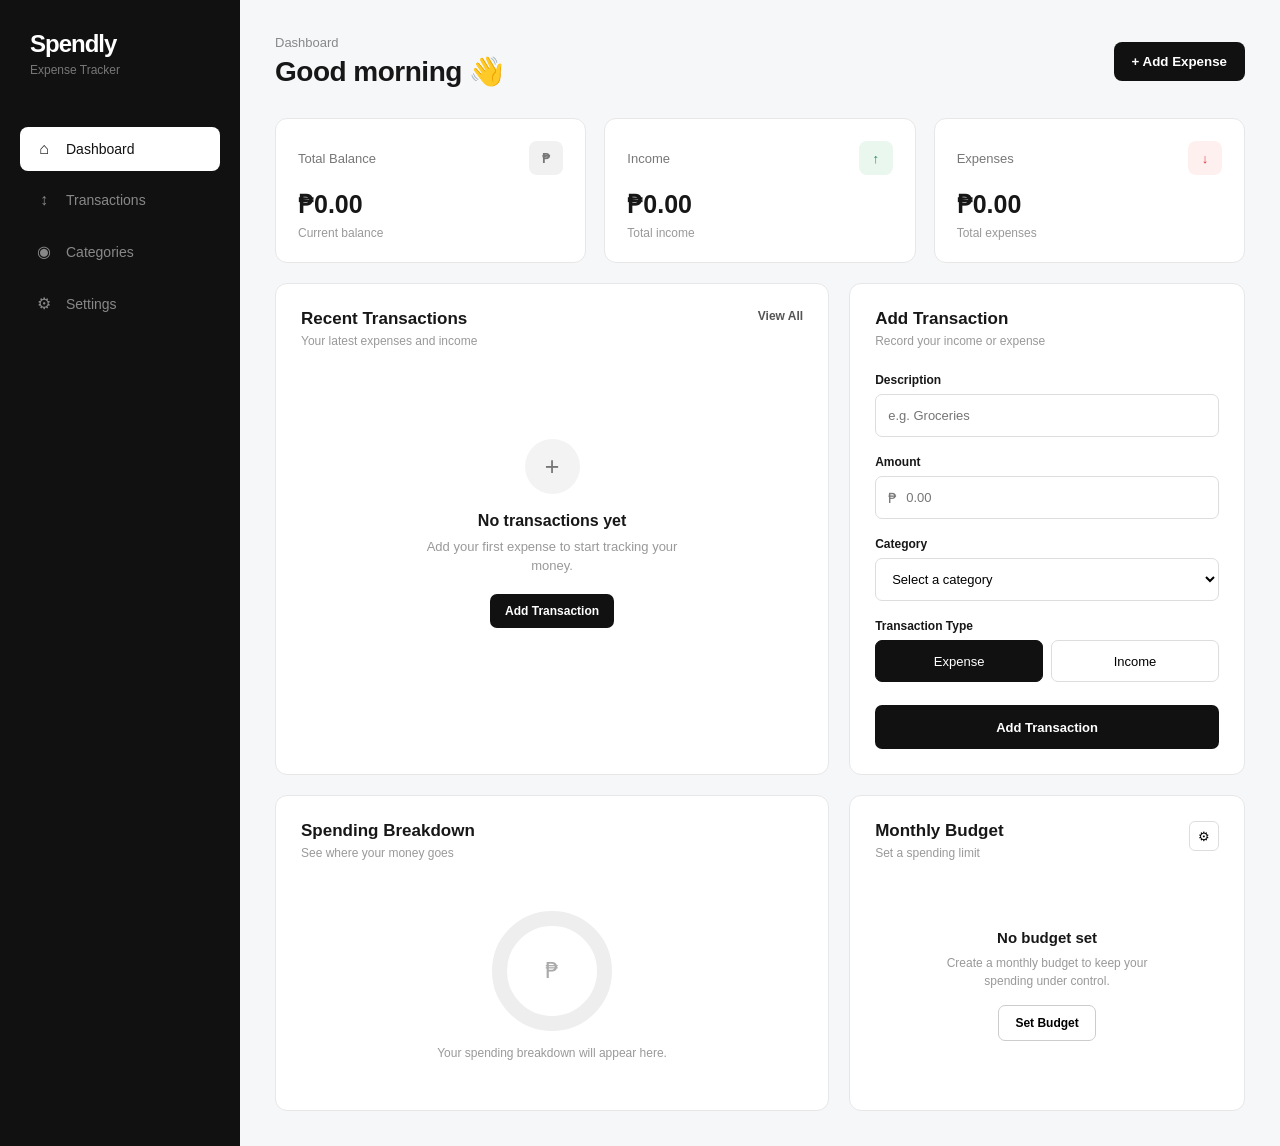
<file: Expense Tracker/index.html>
<!DOCTYPE html>
    <html lang="en">
    <head>
        <meta charset="UTF-8">
        <meta name="viewport" content="width=device-width, initial-scale=1.0">

        <title>Expense Tracker</title>

        <link rel="stylesheet" href="style.css">
    </head>

    <body>

        <div class="app">

            <!-- SIDEBAR -->
            <aside class="sidebar">

                <div class="logo">
                    <h1>Spendly</h1>
                    <p>Expense Tracker</p>
                </div>

                <nav>
                    <a href="#" class="nav-link active">
                        <span>⌂</span>
                        Dashboard
                    </a>

                    <a href="#" class="nav-link">
                        <span>↕</span>
                        Transactions
                    </a>

                    <a href="#" class="nav-link">
                        <span>◉</span>
                        Categories
                    </a>

                    <a href="#" class="nav-link">
                        <span>⚙</span>
                        Settings
                    </a>
                </nav>

            </aside>


            <!-- MAIN -->
            <main class="main">

                <!-- HEADER -->
                <header class="header">

                    <div>
                        <p class="eyebrow">Dashboard</p>
                        <h2>Good morning 👋</h2>
                    </div>

                    <button class="add-btn">
                        + Add Expense
                    </button>

                </header>


                <!-- SUMMARY -->
                <section class="summary-grid">

                    <div class="summary-card">

                        <div class="card-label">
                            <span>Total Balance</span>
                            <div class="card-icon balance">₱</div>
                        </div>

                        <h3 id="balance">₱0.00</h3>

                        <p>Current balance</p>

                    </div>


                    <div class="summary-card">

                        <div class="card-label">
                            <span>Income</span>
                            <div class="card-icon income">↑</div>
                        </div>

                        <h3 id="income">₱0.00</h3>

                        <p>Total income</p>

                    </div>


                    <div class="summary-card">

                        <div class="card-label">
                            <span>Expenses</span>
                            <div class="card-icon expense">↓</div>
                        </div>

                        <h3 id="expenses">₱0.00</h3>

                        <p>Total expenses</p>

                    </div>

                </section>


                <!-- CONTENT -->
                <section class="dashboard-grid">

                    <!-- TRANSACTIONS -->
                    <div class="transactions-card">

                        <div class="section-heading">

                            <div>
                                <h3>Recent Transactions</h3>
                                <p>Your latest expenses and income</p>
                            </div>

                            <button class="view-btn">
                                View All
                            </button>

                        </div>


                        <!-- EMPTY STATE -->
                        <div class="empty-state">

                            <div class="empty-icon">
                                +
                            </div>

                            <h4>No transactions yet</h4>

                            <p>
                                Add your first expense to start
                                tracking your money.
                            </p>

                            <button class="empty-btn">
                                Add Transaction
                            </button>

                        </div>

                    </div>


                    <!-- ADD TRANSACTION -->
                    <div class="form-card">

                        <div class="section-heading">

                            <div>
                                <h3>Add Transaction</h3>
                                <p>Record your income or expense</p>
                            </div>

                        </div>


                        <form id="transaction-form">

                            <!-- DESCRIPTION -->
                            <div class="form-group">

                                <label for="description">
                                    Description
                                </label>

                                <input
                                    type="text"
                                    id="description"
                                    placeholder="e.g. Groceries"
                                >

                            </div>


                            <!-- AMOUNT -->
                            <div class="form-group">

                                <label for="amount">
                                    Amount
                                </label>

                                <div class="amount-input">

                                    <span>₱</span>

                                    <input
                                        type="number"
                                        id="amount"
                                        placeholder="0.00"
                                    >

                                </div>

                            </div>


                            <!-- CATEGORY -->
                            <div class="form-group">

                                <label for="category">
                                    Category
                                </label>

                                <select id="category">

                                    <option value="">
                                        Select a category
                                    </option>

                                    <option value="food">
                                        Food
                                    </option>

                                    <option value="transportation">
                                        Transportation
                                    </option>

                                    <option value="shopping">
                                        Shopping
                                    </option>

                                    <option value="bills">
                                        Bills
                                    </option>

                                    <option value="entertainment">
                                        Entertainment
                                    </option>

                                    <option value="health">
                                        Health
                                    </option>

                                    <option value="other">
                                        Other
                                    </option>

                                </select>

                            </div>


                            <!-- TYPE -->
                            <div class="form-group">

                                <label>
                                    Transaction Type
                                </label>

                                <div class="type-selector">

                                    <button
                                        type="button"
                                        class="type-option active"
                                        data-type="expense"
                                    >
                                        Expense
                                    </button>

                                    <button
                                        type="button"
                                        class="type-option"
                                        data-type="income"
                                    >
                                        Income
                                    </button>

                                </div>

                            </div>


                            <button
                                type="submit"
                                class="submit-btn"
                            >
                                Add Transaction
                            </button>

                        </form>

                    </div>

                </section>


                <!-- BOTTOM SECTION -->
                <section class="bottom-grid">

                    <!-- SPENDING BREAKDOWN -->
                    <div class="breakdown-card">

                        <div class="section-heading">

                            <div>
                                <h3>Spending Breakdown</h3>
                                <p>See where your money goes</p>
                            </div>

                        </div>

                        <div class="breakdown-empty">

                            <div class="chart-placeholder">
                                <span>₱</span>
                            </div>

                            <p>
                                Your spending breakdown will
                                appear here.
                            </p>

                        </div>

                    </div>


                    <!-- MONTHLY BUDGET -->
                    <div class="budget-card">

                        <div class="section-heading">

                            <div>
                                <h3>Monthly Budget</h3>
                                <p>Set a spending limit</p>
                            </div>

                            <button class="settings-btn">
                                ⚙
                            </button>

                        </div>


                        <div class="budget-empty">

                            <h4>No budget set</h4>

                            <p>
                                Create a monthly budget to keep
                                your spending under control.
                            </p>

                            <button class="budget-btn">
                                Set Budget
                            </button>

                        </div>

                    </div>

                </section>

            </main>

        </div>
        <script src="script.js"></script>
    </body>
    </html>
</file>
<file: Expense Tracker/style.css>
* {
    margin: 0;
    padding: 0;
    box-sizing: border-box;
}

body {
    font-family: Arial, Helvetica, sans-serif;
    background: #f6f7f9;
    color: #171717;
}


/* =========================
   APP
========================= */

.app {
    min-height: 100vh;
    display: flex;
}


/* =========================
   SIDEBAR
========================= */

.sidebar {
    width: 240px;
    min-height: 100vh;

    background: #111111;
    color: white;

    padding: 30px 20px;

    flex-shrink: 0;
}

.logo {
    padding: 0 10px;
}

.logo h1 {
    font-size: 24px;
    letter-spacing: -1px;
}

.logo p {
    margin-top: 5px;

    color: #777;
    font-size: 12px;
}

nav {
    margin-top: 50px;

    display: flex;
    flex-direction: column;

    gap: 7px;
}

.nav-link {
    display: flex;
    align-items: center;

    gap: 12px;

    padding: 13px 14px;

    color: #888;

    text-decoration: none;

    border-radius: 8px;

    font-size: 14px;

    transition: 0.2s;
}

.nav-link:hover {
    color: white;
    background: #1d1d1d;
}

.nav-link.active {
    color: #111;
    background: white;
}

.nav-link span {
    width: 20px;

    display: inline-flex;
    justify-content: center;

    font-size: 16px;
}


/* =========================
   MAIN
========================= */

.main {
    width: 100%;
    max-width: 1500px;

    padding: 35px;
}


/* =========================
   HEADER
========================= */

.header {
    display: flex;
    justify-content: space-between;
    align-items: center;

    margin-bottom: 30px;
}

.eyebrow {
    color: #888;

    font-size: 13px;

    margin-bottom: 5px;
}

.header h2 {
    font-size: 28px;
    letter-spacing: -0.5px;
}

.add-btn {
    padding: 12px 18px;

    background: #111;
    color: white;

    border: none;
    border-radius: 8px;

    font-weight: bold;

    cursor: pointer;

    transition: 0.2s;
}

.add-btn:hover {
    background: #333;
}


/* =========================
   SUMMARY
========================= */

.summary-grid {
    display: grid;

    grid-template-columns:
        repeat(3, 1fr);

    gap: 18px;

    margin-bottom: 20px;
}

.summary-card {
    background: white;

    border: 1px solid #e7e7e7;

    border-radius: 12px;

    padding: 22px;
}

.card-label {
    display: flex;
    justify-content: space-between;
    align-items: center;

    color: #777;

    font-size: 13px;

    margin-bottom: 15px;
}

.card-icon {
    width: 34px;
    height: 34px;

    border-radius: 8px;

    display: flex;
    align-items: center;
    justify-content: center;

    font-weight: bold;
}

.card-icon.balance {
    background: #f1f1f1;
}

.card-icon.income {
    background: #eaf7ef;
    color: #198754;
}

.card-icon.expense {
    background: #fff0f0;
    color: #dc3545;
}

.summary-card h3 {
    font-size: 25px;

    margin-bottom: 7px;
}

.summary-card > p {
    color: #999;

    font-size: 12px;
}


/* =========================
   DASHBOARD GRID
========================= */

.dashboard-grid {
    display: grid;

    grid-template-columns:
        1.4fr 1fr;

    gap: 20px;

    margin-bottom: 20px;
}


/* =========================
   CARDS
========================= */

.transactions-card,
.form-card,
.breakdown-card,
.budget-card {
    background: white;

    border: 1px solid #e7e7e7;

    border-radius: 12px;

    padding: 25px;
}


/* =========================
   SECTION HEADING
========================= */

.section-heading {
    display: flex;
    justify-content: space-between;
    align-items: flex-start;

    margin-bottom: 25px;
}

.section-heading h3 {
    font-size: 17px;

    margin-bottom: 5px;
}

.section-heading p {
    color: #999;

    font-size: 12px;
}

.view-btn {
    border: none;
    background: none;

    color: #555;

    font-size: 12px;
    font-weight: bold;

    cursor: pointer;
}


/* =========================
   EMPTY STATE
========================= */

.empty-state {
    min-height: 320px;

    display: flex;
    flex-direction: column;

    justify-content: center;
    align-items: center;

    text-align: center;
}

.empty-icon {
    width: 55px;
    height: 55px;

    border-radius: 50%;

    background: #f3f3f3;

    display: flex;
    align-items: center;
    justify-content: center;

    font-size: 25px;

    color: #777;

    margin-bottom: 18px;
}

.empty-state h4 {
    font-size: 16px;

    margin-bottom: 7px;
}

.empty-state p {
    max-width: 270px;

    color: #999;

    font-size: 13px;

    line-height: 1.5;

    margin-bottom: 18px;
}

.empty-btn {
    padding: 10px 15px;

    background: #111;
    color: white;

    border: none;
    border-radius: 7px;

    font-size: 12px;
    font-weight: bold;

    cursor: pointer;
}


/* =========================
   FORM
========================= */

.form-group {
    margin-bottom: 18px;
}

.form-group label {
    display: block;

    margin-bottom: 7px;

    font-size: 12px;
    font-weight: bold;
}

input,
select {
    width: 100%;

    height: 43px;

    border: 1px solid #ddd;

    border-radius: 7px;

    padding: 0 12px;

    background: white;

    font-size: 13px;

    outline: none;
}

input:focus,
select:focus {
    border-color: #111;
}


/* =========================
   AMOUNT
========================= */

.amount-input {
    position: relative;
}

.amount-input span {
    position: absolute;

    left: 13px;
    top: 50%;

    transform: translateY(-50%);

    color: #777;

    font-size: 14px;
}

.amount-input input {
    padding-left: 30px;
}


/* =========================
   TYPE SELECTOR
========================= */

.type-selector {
    display: grid;

    grid-template-columns: 1fr 1fr;

    gap: 8px;
}

.type-option {
    height: 42px;

    background: white;

    border: 1px solid #ddd;

    border-radius: 7px;

    cursor: pointer;

    font-size: 13px;

    transition: 0.2s;
}

.type-option:hover {
    border-color: #111;
}

.type-option.active {
    background: #111;
    color: white;

    border-color: #111;
}


/* =========================
   SUBMIT
========================= */

.submit-btn {
    width: 100%;

    height: 44px;

    margin-top: 5px;

    background: #111;
    color: white;

    border: none;

    border-radius: 7px;

    font-size: 13px;
    font-weight: bold;

    cursor: pointer;

    transition: 0.2s;
}

.submit-btn:hover {
    background: #333;
}


/* =========================
   BOTTOM GRID
========================= */

.bottom-grid {
    display: grid;

    grid-template-columns:
        1.4fr 1fr;

    gap: 20px;
}


/* =========================
   BREAKDOWN
========================= */

.breakdown-empty {
    min-height: 200px;

    display: flex;
    flex-direction: column;

    justify-content: center;
    align-items: center;

    text-align: center;
}

.chart-placeholder {
    width: 120px;
    height: 120px;

    border-radius: 50%;

    border: 15px solid #eeeeee;

    display: flex;
    align-items: center;
    justify-content: center;

    margin-bottom: 15px;

    color: #aaa;
}

.chart-placeholder span {
    font-size: 22px;
}

.breakdown-empty p {
    color: #999;

    font-size: 12px;
}


/* =========================
   BUDGET
========================= */

.settings-btn {
    width: 30px;
    height: 30px;

    border: 1px solid #ddd;

    background: white;

    border-radius: 6px;

    cursor: pointer;
}

.budget-empty {
    min-height: 200px;

    display: flex;
    flex-direction: column;

    justify-content: center;
    align-items: center;

    text-align: center;
}

.budget-empty h4 {
    font-size: 15px;

    margin-bottom: 8px;
}

.budget-empty p {
    max-width: 250px;

    color: #999;

    font-size: 12px;

    line-height: 1.5;

    margin-bottom: 15px;
}

.budget-btn {
    padding: 10px 16px;

    background: white;

    border: 1px solid #ccc;

    border-radius: 7px;

    font-size: 12px;
    font-weight: bold;

    cursor: pointer;
}

.budget-btn:hover {
    background: #f5f5f5;
}


/* =========================
   RESPONSIVE
========================= */

@media (max-width: 1000px) {

    .summary-grid {
        grid-template-columns:
            repeat(2, 1fr);
    }

    .dashboard-grid,
    .bottom-grid {
        grid-template-columns: 1fr;
    }

}


@media (max-width: 700px) {

    .sidebar {
        display: none;
    }

    .main {
        padding: 20px;
    }

    .header {
        flex-direction: column;

        align-items: flex-start;

        gap: 15px;
    }

    .summary-grid {
        grid-template-columns: 1fr;
    }

}
</file>
